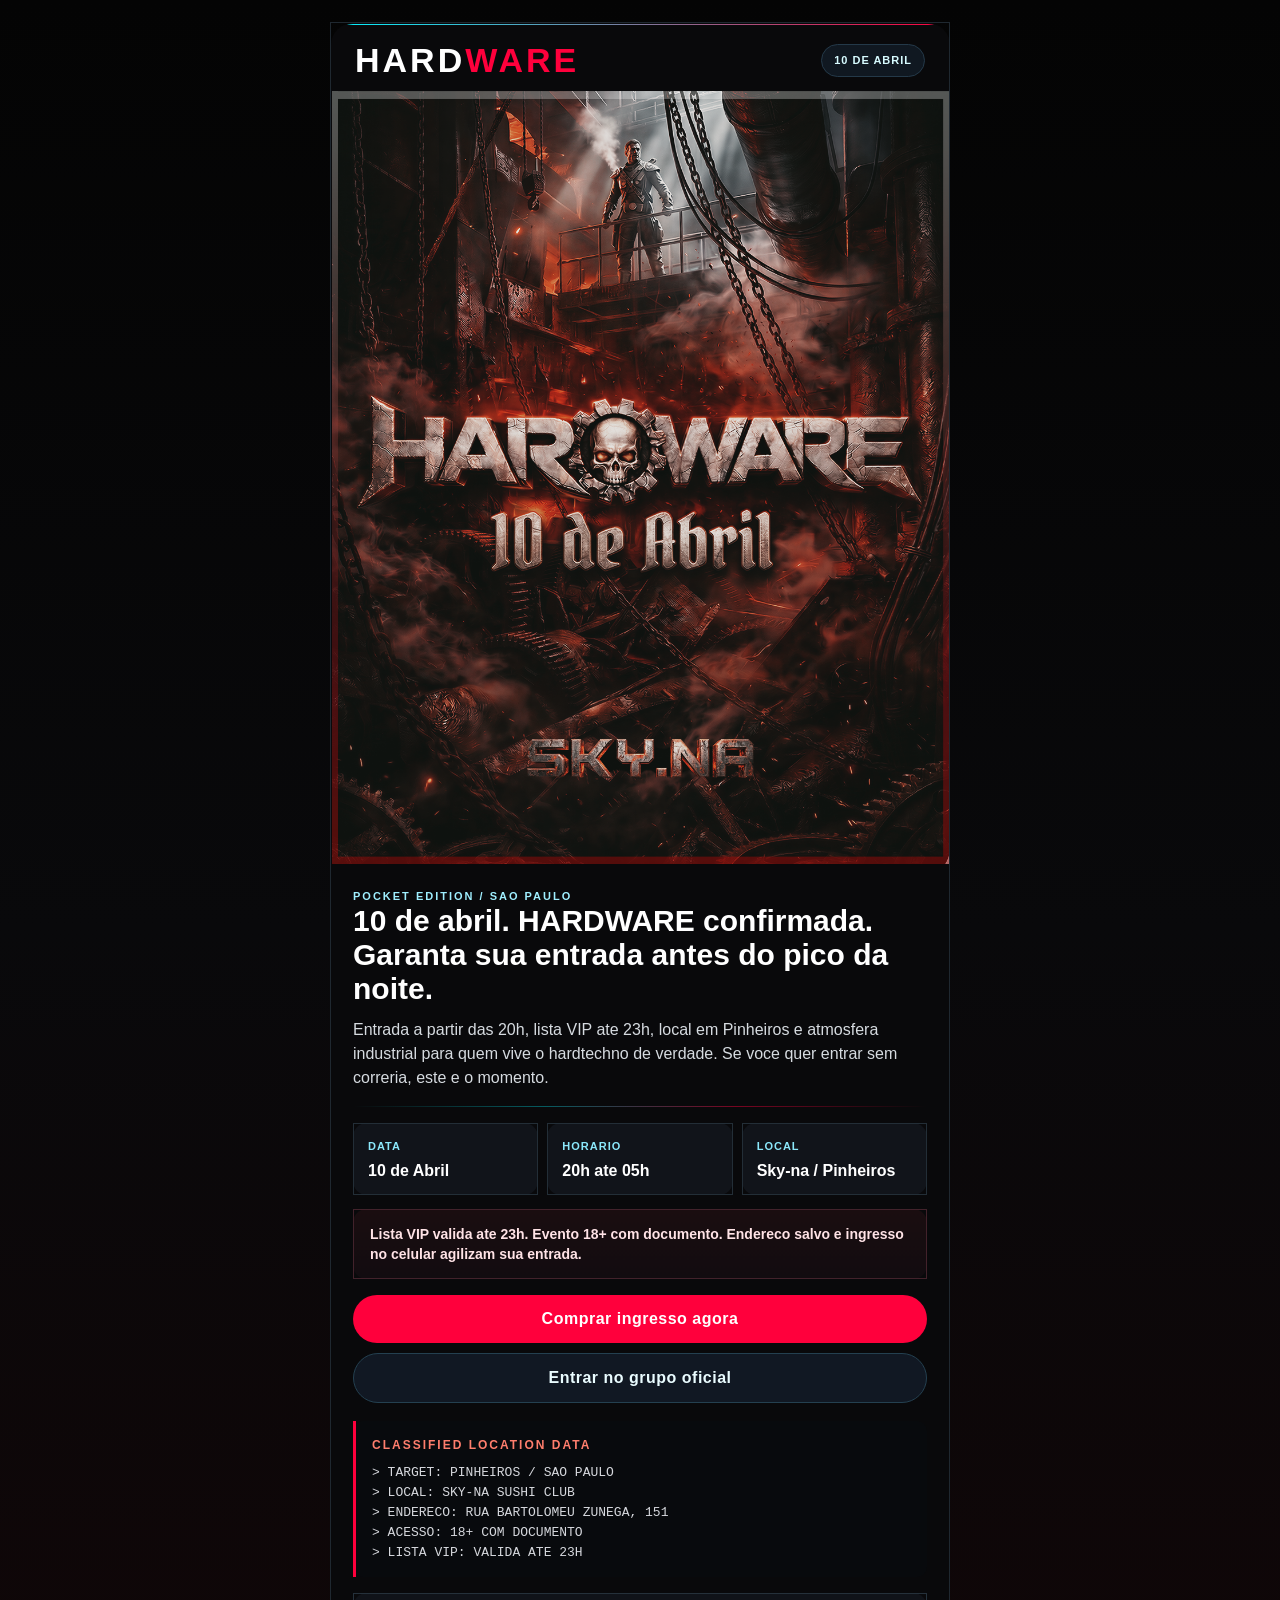
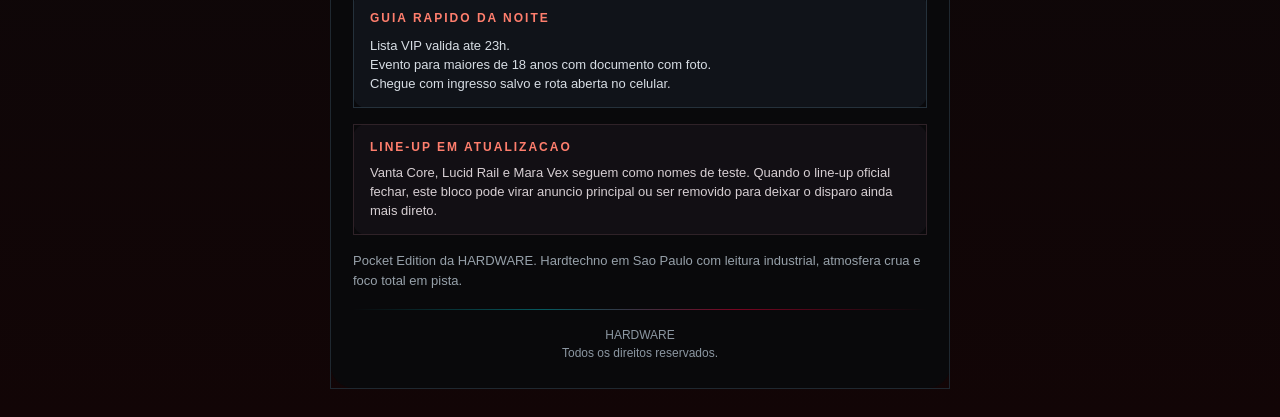
<file: templates/email-hardware-convite.html>
<!DOCTYPE html>
<html lang="pt-br" xmlns="http://www.w3.org/1999/xhtml">
<head>
  <meta charset="UTF-8">
  <meta name="viewport" content="width=device-width, initial-scale=1.0">
  <meta http-equiv="X-UA-Compatible" content="IE=edge">
  <meta name="x-apple-disable-message-reformatting">
  <title>HARDWARE | Convite Oficial</title>
  <style>
    body, table, td, a { -webkit-text-size-adjust: 100%; -ms-text-size-adjust: 100%; }
    table, td { mso-table-lspace: 0pt; mso-table-rspace: 0pt; }
    table { border-collapse: collapse !important; }
    img { border: 0; outline: none; text-decoration: none; display: block; -ms-interpolation-mode: bicubic; }
    body {
      margin: 0 !important;
      padding: 0 !important;
      width: 100% !important;
      height: 100% !important;
      background: #050505;
    }
    a { text-decoration: none; }
    .preheader {
      display: none !important;
      visibility: hidden;
      opacity: 0;
      color: transparent;
      height: 0;
      width: 0;
      overflow: hidden;
      mso-hide: all;
    }
    .shell {
      width: 100%;
      background: linear-gradient(180deg, #040404 0%, #09090b 46%, #120506 100%);
    }
    .container {
      width: 100%;
      max-width: 620px;
      margin: 0 auto;
    }
    .frame {
      background: #09090b;
      border: 1px solid #1f2830;
      border-radius: 22px;
      overflow: hidden;
    }
    .edge-line {
      height: 2px;
      background: linear-gradient(90deg, #00f3ff 0%, #ff003c 100%);
    }
    .outer-pad { padding: 22px 14px 28px; }
    .inner-pad { padding: 24px 22px 26px; }
    .logo {
      font-family: Arial, Helvetica, sans-serif;
      font-size: 34px;
      line-height: 34px;
      font-weight: 900;
      letter-spacing: 3px;
      color: #ffffff;
      text-transform: uppercase;
      margin: 0;
    }
    .logo span { color: #ff003c; }
    .chip {
      display: inline-block;
      font-family: Arial, Helvetica, sans-serif;
      font-size: 11px;
      line-height: 11px;
      font-weight: bold;
      letter-spacing: 1px;
      text-transform: uppercase;
      color: #d7fbff;
      background: #101821;
      border: 1px solid #243949;
      border-radius: 999px;
      padding: 10px 12px;
    }
    .eyebrow {
      font-family: Arial, Helvetica, sans-serif;
      font-size: 11px;
      line-height: 16px;
      font-weight: bold;
      letter-spacing: 2px;
      color: #9fefff;
      text-transform: uppercase;
      margin: 0;
    }
    .headline {
      font-family: Arial, Helvetica, sans-serif;
      font-size: 30px;
      line-height: 34px;
      font-weight: bold;
      color: #ffffff;
      margin: 0;
    }
    .copy {
      font-family: Arial, Helvetica, sans-serif;
      font-size: 16px;
      line-height: 24px;
      color: #d6dbe0;
      margin: 0;
    }
    .muted {
      font-family: Arial, Helvetica, sans-serif;
      font-size: 13px;
      line-height: 20px;
      color: #97a1aa;
      margin: 0;
    }
    .section-title {
      font-family: Arial, Helvetica, sans-serif;
      font-size: 12px;
      line-height: 16px;
      font-weight: bold;
      letter-spacing: 2px;
      color: #ff7e6d;
      text-transform: uppercase;
      margin: 0;
    }
    .divider {
      height: 1px;
      background: linear-gradient(90deg, rgba(255,255,255,0), rgba(0,243,255,0.35), rgba(255,0,60,0.45), rgba(255,255,255,0));
    }
    .fact-box {
      background: #11141a;
      border: 1px solid #232e37;
      border-radius: 14px;
    }
    .fact-label {
      font-family: Arial, Helvetica, sans-serif;
      font-size: 11px;
      line-height: 16px;
      font-weight: bold;
      letter-spacing: 1px;
      text-transform: uppercase;
      color: #8be8fb;
      margin: 0 0 6px;
    }
    .fact-value {
      font-family: Arial, Helvetica, sans-serif;
      font-size: 16px;
      line-height: 22px;
      font-weight: bold;
      color: #ffffff;
      margin: 0;
    }
    .alert-box {
      background: linear-gradient(180deg, #1a0d10 0%, #120c10 100%);
      border: 1px solid #42222b;
      border-radius: 14px;
    }
    .alert-copy {
      font-family: Arial, Helvetica, sans-serif;
      font-size: 14px;
      line-height: 20px;
      color: #ffe3e6;
      margin: 0;
      font-weight: bold;
    }
    .terminal {
      background: #080a0d;
      border-left: 3px solid #ff003c;
      border-radius: 10px;
    }
    .terminal-text {
      font-family: Courier, monospace;
      font-size: 13px;
      line-height: 20px;
      color: #d6d8dd;
      margin: 0;
    }
    .faq-box {
      background: #101319;
      border: 1px solid #25313b;
      border-radius: 14px;
    }
    .faq-item {
      font-family: Arial, Helvetica, sans-serif;
      font-size: 13px;
      line-height: 19px;
      color: #d7dde4;
      margin: 0;
    }
    .subtle-box {
      background: #120f14;
      border: 1px solid #2f2228;
      border-radius: 14px;
    }
    .subtle-copy {
      font-family: Arial, Helvetica, sans-serif;
      font-size: 13px;
      line-height: 19px;
      color: #d7cfd3;
      margin: 0;
    }
    .cta-primary a,
    .cta-secondary a {
      display: block;
      text-align: center;
      font-family: Arial, Helvetica, sans-serif;
      font-size: 16px;
      line-height: 16px;
      font-weight: bold;
      padding: 16px 18px;
      border-radius: 999px;
      letter-spacing: 0.5px;
    }
    .cta-primary a {
      color: #ffffff;
      background: #ff003c;
    }
    .cta-secondary a {
      color: #eafcff;
      background: #111823;
      border: 1px solid #244050;
    }
    .footer {
      font-family: Arial, Helvetica, sans-serif;
      font-size: 12px;
      line-height: 18px;
      color: #8c97a2;
      text-align: center;
    }
    @media screen and (max-width: 620px) {
      .outer-pad { padding: 0 !important; }
      .frame {
        border-radius: 0 !important;
        border-left: 0 !important;
        border-right: 0 !important;
      }
      .inner-pad { padding: 22px 18px !important; }
      .logo { font-size: 28px !important; line-height: 28px !important; }
      .headline { font-size: 25px !important; line-height: 29px !important; }
      .copy { font-size: 15px !important; line-height: 22px !important; }
      .stack,
      .stack tbody,
      .stack tr,
      .stack td {
        display: block !important;
        width: 100% !important;
      }
      .mobile-gap {
        display: block !important;
        width: 100% !important;
        height: 10px !important;
        line-height: 10px !important;
      }
      .hero-image {
        width: 100% !important;
        height: auto !important;
      }
    }
  </style>
</head>
<body>
  <div class="preheader">HARDWARE confirma 10 de abril em Sao Paulo. Lista VIP ate 23h, local em Pinheiros e ingresso direto no clique.</div>

  <!--
    Antes de disparar:
    1. Para preview local, coloque o flyer em ../assets/email/hardware-flyer-10-abril.jpg.
    2. Para disparo real, troque esse caminho por uma URL absoluta hospedada.
    3. Ajuste textos e links finais se necessario.
  -->

  <table role="presentation" width="100%" border="0" cellspacing="0" cellpadding="0" class="shell">
    <tr>
      <td align="center" class="outer-pad">
        <table role="presentation" width="100%" border="0" cellspacing="0" cellpadding="0" class="container">
          <tr>
            <td class="frame">
              <div class="edge-line"></div>
              <table role="presentation" width="100%" border="0" cellspacing="0" cellpadding="0">
                <tr>
                  <td style="padding:18px 24px 14px;">
                    <table role="presentation" width="100%" border="0" cellspacing="0" cellpadding="0">
                      <tr>
                        <td align="left">
                          <p class="logo">HARD<span>WARE</span></p>
                        </td>
                        <td align="right">
                          <span class="chip">10 de Abril</span>
                        </td>
                      </tr>
                    </table>
                  </td>
                </tr>
                <tr>
                  <td>
                    <img
                      src="../assets/email/hardware-flyer-10-abril.jpg"
                      alt="Flyer da HARDWARE para 10 de Abril"
                      width="620"
                      class="hero-image"
                      style="width:100%; max-width:620px; height:auto;">
                  </td>
                </tr>
                <tr>
                  <td class="inner-pad">
                    <table role="presentation" width="100%" border="0" cellspacing="0" cellpadding="0">
                      <tr>
                        <td>
                          <p class="eyebrow">Pocket Edition / Sao Paulo</p>
                          <h1 class="headline">10 de abril. HARDWARE confirmada. Garanta sua entrada antes do pico da noite.</h1>
                        </td>
                      </tr>
                      <tr><td height="12"></td></tr>
                      <tr>
                        <td>
                          <p class="copy">Entrada a partir das 20h, lista VIP ate 23h, local em Pinheiros e atmosfera industrial para quem vive o hardtechno de verdade. Se voce quer entrar sem correria, este e o momento.</p>
                        </td>
                      </tr>
                      <tr><td height="16"></td></tr>
                      <tr><td class="divider"></td></tr>
                      <tr><td height="16"></td></tr>
                      <tr>
                        <td>
                          <table role="presentation" width="100%" border="0" cellspacing="0" cellpadding="0" class="stack">
                            <tr>
                              <td width="33.33%" style="padding:0 6px 0 0;">
                                <table role="presentation" width="100%" border="0" cellspacing="0" cellpadding="0" class="fact-box">
                                  <tr><td style="padding:14px 14px 12px;">
                                    <p class="fact-label">Data</p>
                                    <p class="fact-value">10 de Abril</p>
                                  </td></tr>
                                </table>
                              </td>
                              <td class="mobile-gap" width="0" height="0"></td>
                              <td width="33.33%" style="padding:0 3px;">
                                <table role="presentation" width="100%" border="0" cellspacing="0" cellpadding="0" class="fact-box">
                                  <tr><td style="padding:14px 14px 12px;">
                                    <p class="fact-label">Horario</p>
                                    <p class="fact-value">20h ate 05h</p>
                                  </td></tr>
                                </table>
                              </td>
                              <td class="mobile-gap" width="0" height="0"></td>
                              <td width="33.33%" style="padding:0 0 0 6px;">
                                <table role="presentation" width="100%" border="0" cellspacing="0" cellpadding="0" class="fact-box">
                                  <tr><td style="padding:14px 14px 12px;">
                                    <p class="fact-label">Local</p>
                                    <p class="fact-value">Sky-na / Pinheiros</p>
                                  </td></tr>
                                </table>
                              </td>
                            </tr>
                          </table>
                        </td>
                      </tr>
                      <tr><td height="14"></td></tr>
                      <tr>
                        <td>
                          <table role="presentation" width="100%" border="0" cellspacing="0" cellpadding="0" class="alert-box">
                            <tr>
                              <td style="padding:14px 16px;">
                                <p class="alert-copy">Lista VIP valida ate 23h. Evento 18+ com documento. Endereco salvo e ingresso no celular agilizam sua entrada.</p>
                              </td>
                            </tr>
                          </table>
                        </td>
                      </tr>
                      <tr><td height="16"></td></tr>
                      <tr>
                        <td class="cta-primary">
                          <a href="https://shotgun.live/pt-br/events/hardwareparty" target="_blank" rel="noopener noreferrer">Comprar ingresso agora</a>
                        </td>
                      </tr>
                      <tr><td height="10"></td></tr>
                      <tr>
                        <td class="cta-secondary">
                          <a href="https://chat.whatsapp.com/C6zI7dtX37H7d6lMpqUOi8" target="_blank" rel="noopener noreferrer">Entrar no grupo oficial</a>
                        </td>
                      </tr>
                      <tr><td height="18"></td></tr>
                      <tr>
                        <td>
                          <table role="presentation" width="100%" border="0" cellspacing="0" cellpadding="0" class="terminal">
                            <tr>
                              <td style="padding:16px 16px 14px;">
                                <p class="section-title" style="margin:0 0 10px;">Classified Location Data</p>
                                <p class="terminal-text">&gt; TARGET: PINHEIROS / SAO PAULO</p>
                                <p class="terminal-text">&gt; LOCAL: SKY-NA SUSHI CLUB</p>
                                <p class="terminal-text">&gt; ENDERECO: RUA BARTOLOMEU ZUNEGA, 151</p>
                                <p class="terminal-text">&gt; ACESSO: 18+ COM DOCUMENTO</p>
                                <p class="terminal-text">&gt; LISTA VIP: VALIDA ATE 23H</p>
                              </td>
                            </tr>
                          </table>
                        </td>
                      </tr>
                      <tr><td height="16"></td></tr>
                      <tr>
                        <td>
                          <table role="presentation" width="100%" border="0" cellspacing="0" cellpadding="0" class="faq-box">
                            <tr>
                              <td style="padding:16px 16px 14px;">
                                <p class="section-title" style="margin:0 0 10px;">Guia rapido da noite</p>
                                <p class="faq-item">Lista VIP valida ate 23h.</p>
                                <p class="faq-item">Evento para maiores de 18 anos com documento com foto.</p>
                                <p class="faq-item">Chegue com ingresso salvo e rota aberta no celular.</p>
                              </td>
                            </tr>
                          </table>
                        </td>
                      </tr>
                      <tr><td height="16"></td></tr>
                      <tr>
                        <td>
                          <table role="presentation" width="100%" border="0" cellspacing="0" cellpadding="0" class="subtle-box">
                            <tr>
                              <td style="padding:14px 16px;">
                                <p class="section-title" style="margin:0 0 8px;">Line-up em atualizacao</p>
                                <p class="subtle-copy">Vanta Core, Lucid Rail e Mara Vex seguem como nomes de teste. Quando o line-up oficial fechar, este bloco pode virar anuncio principal ou ser removido para deixar o disparo ainda mais direto.</p>
                              </td>
                            </tr>
                          </table>
                        </td>
                      </tr>
                      <tr><td height="16"></td></tr>
                      <tr>
                        <td>
                          <p class="muted">Pocket Edition da HARDWARE. Hardtechno em Sao Paulo com leitura industrial, atmosfera crua e foco total em pista.</p>
                        </td>
                      </tr>
                      <tr><td height="18"></td></tr>
                      <tr><td class="divider"></td></tr>
                      <tr><td height="16"></td></tr>
                      <tr>
                        <td class="footer">
                          HARDWARE<br>
                          Todos os direitos reservados.
                        </td>
                      </tr>
                    </table>
                  </td>
                </tr>
              </table>
            </td>
          </tr>
        </table>
      </td>
    </tr>
  </table>
</body>
</html>
</file>
